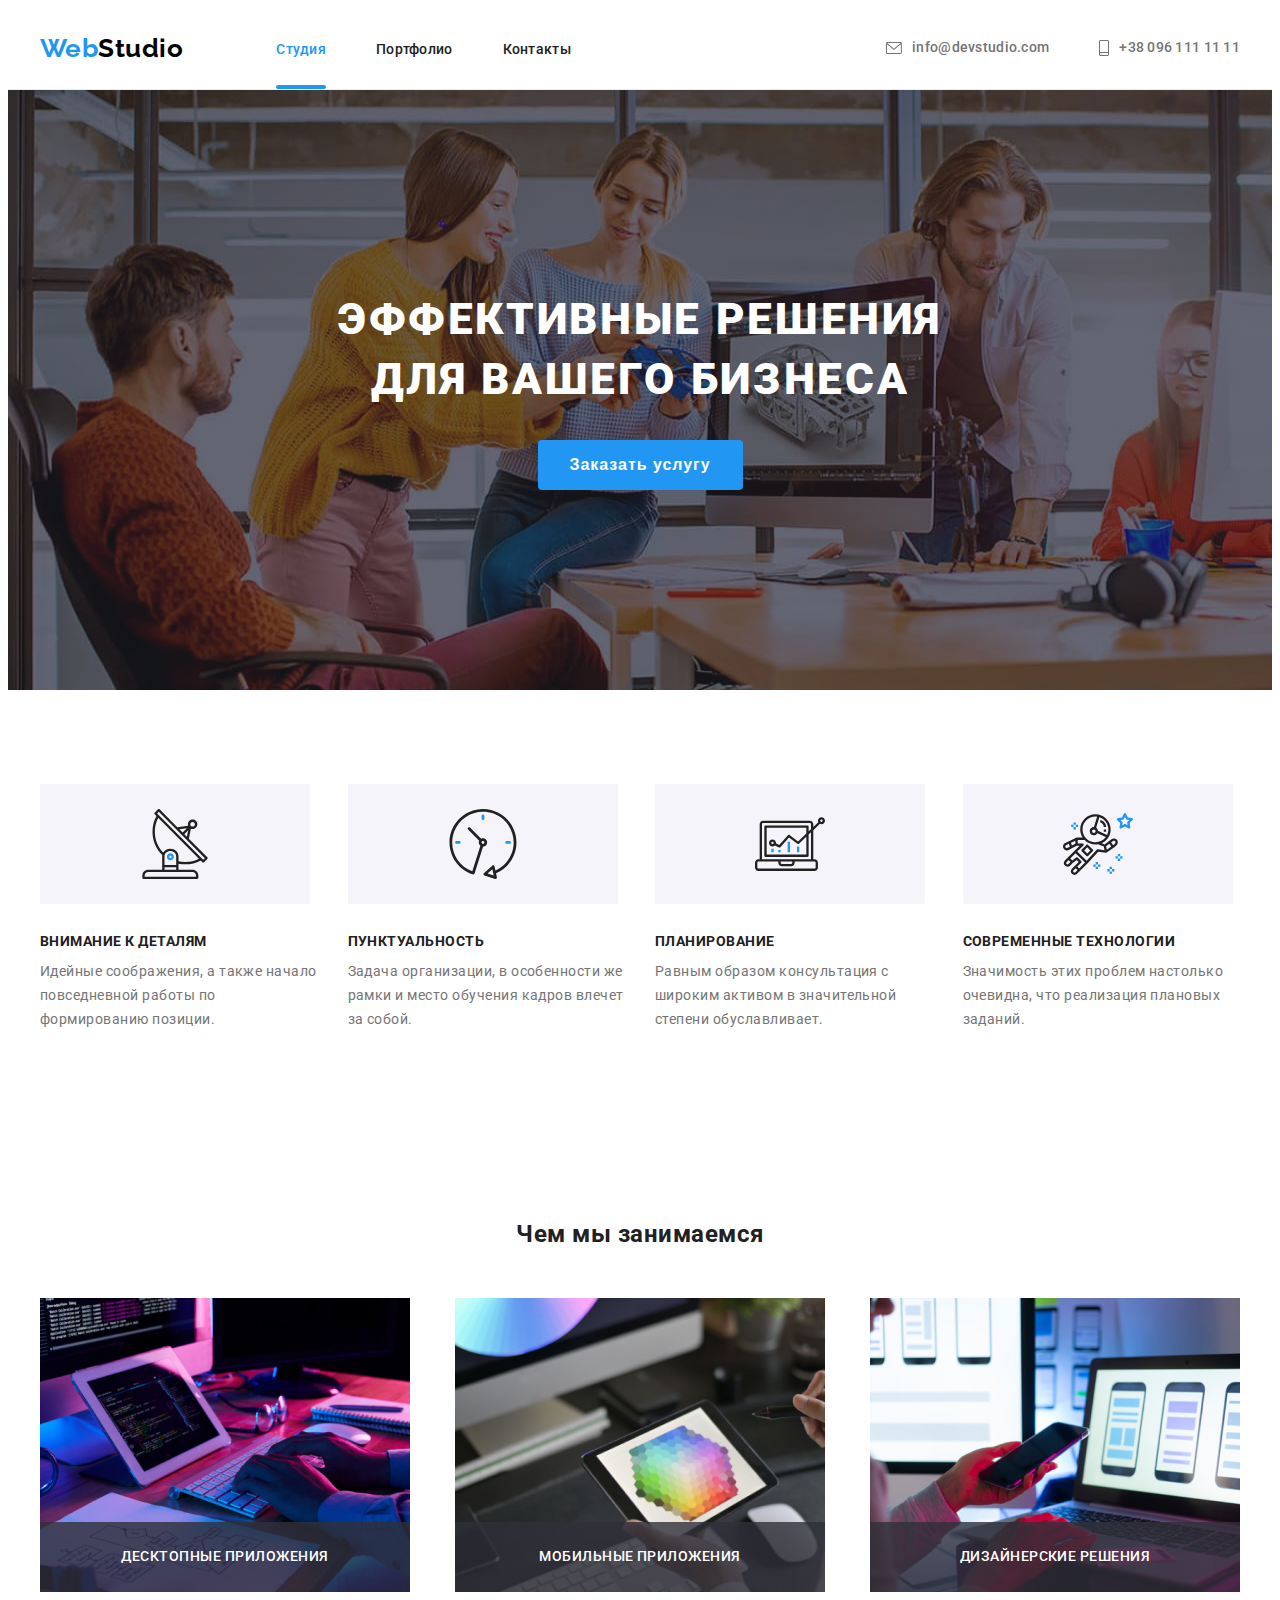
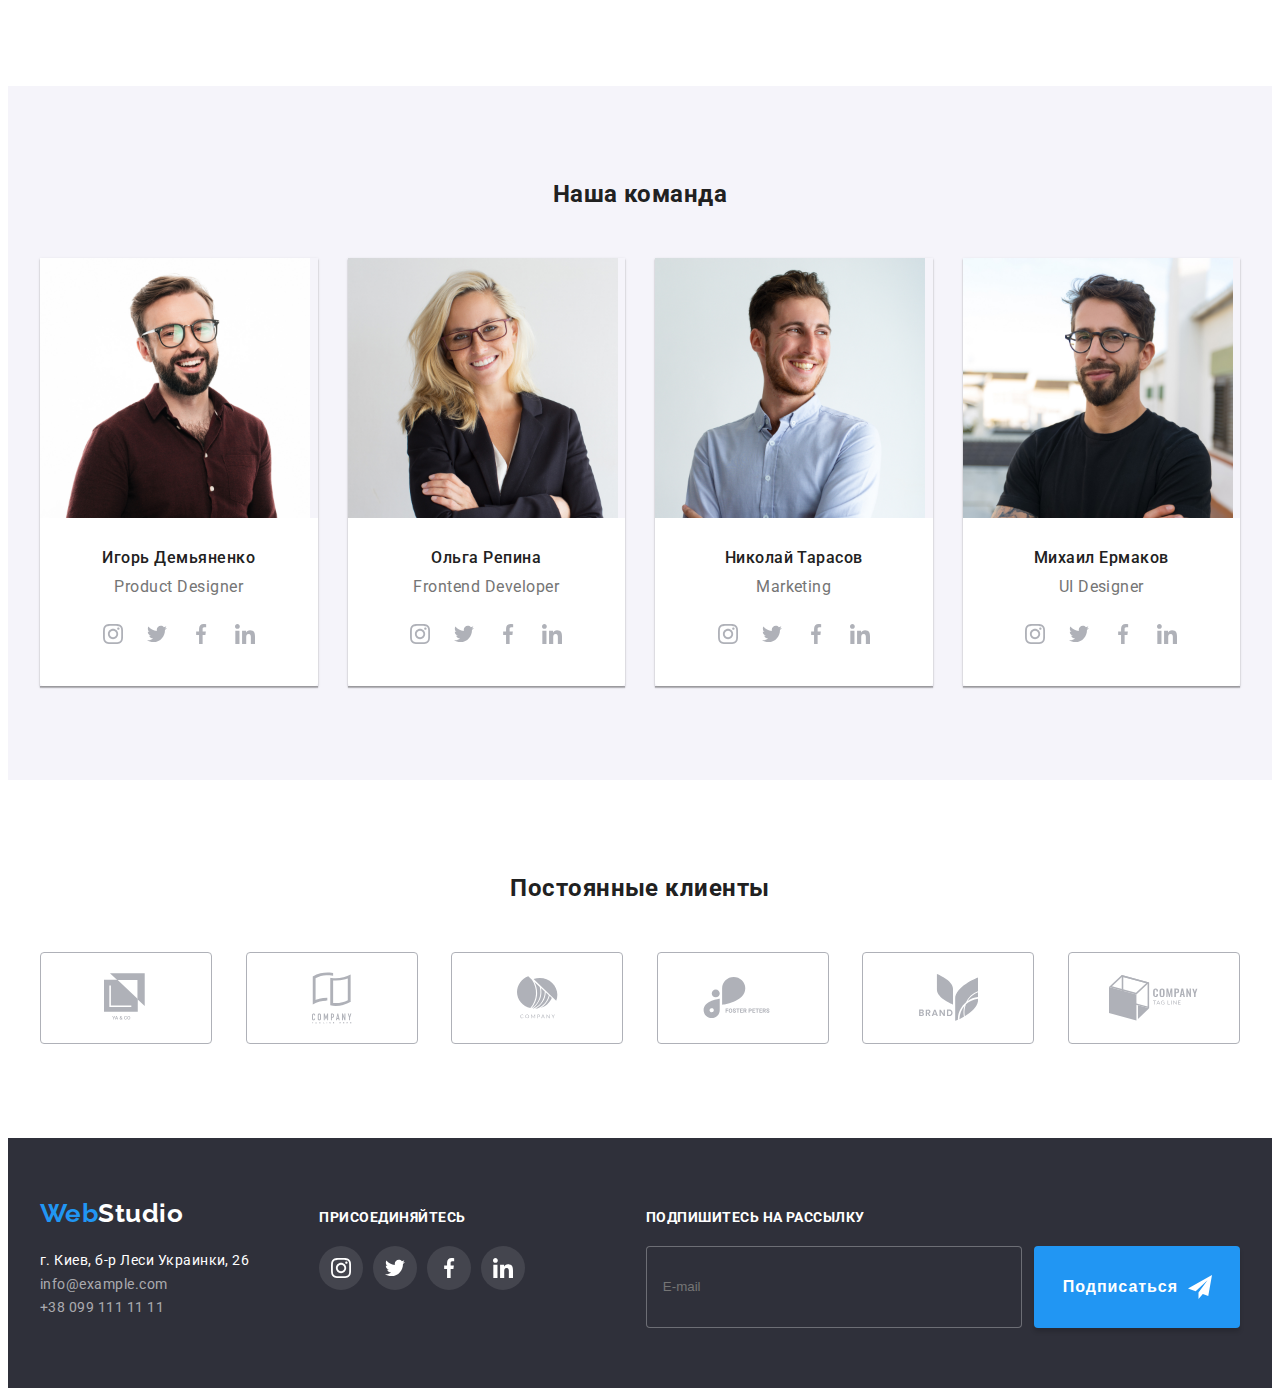
<file: index.html>
<!DOCTYPE html>
<html lang="ru">


<head>
    <meta charset="UTF-8">
    <meta name="viewport" content="width=device-width, initial-scale=1.0">
    <title>Главная</title>
    <link rel="stylesheet" href="https://cdnjs.cloudflare.com/ajax/libs/modern-normalize/1.0.0/modern-normalize.min.css"integrity="sha512-ISS7cAi1PEhQ8jnbJpJZMd29NlhNj4AWYyLOSp2CE/CsHxTCu+r+t0D2yoJudVrd0/8fTVPUVDzY5Tvli75u/g=="crossorigin="anonymous" />
    <link rel="preconnect" href="https://fonts.gstatic.com">
    <link href="https://fonts.googleapis.com/css2?family=Raleway:wght@700&family=Roboto:wght@400;500;700;900&display=swap"
        rel="stylesheet">
    <link rel="stylesheet" href="./css/styles.css" />
    <link rel="stylesheet" href="./css/main.min.css" />
</head>

<body>
  <header class="header">
    <div class="container">
        <nav class="navigation">
            <a class="logo primary link" href="./index.html" aria-label="логотип сайта" lang="en">
                <span class="logo-accent">Web</span>Studio
            </a>
            <ul class="site-nav list">
                <li class="site-nav-item">
                    <a class="link current" href="#">Студия</a>
                </li>
                <li class="site-nav-item">
                    <a class="link" href="./portfolio.html">Портфолио</a>
                </li>
                <li class="site-nav-item">
                    <a class="link" href="#">Контакты</a>
                </li>
            </ul>
        </nav>
        <address class="header-address">
            <ul class="address-nav list">
                <li class="address-nav-item">
                        <a class="address-nav-link link" href="mailto:info@devstudio.com">
                            <svg class="mail-logo" width="16" height="12">
                                <use href="./images/sprite.svg#envelope"></use>
                            </svg>
                            info@devstudio.com
                        </a>
                </li>
                <li class="address-nav-item">
                        <a class="address-nav-link link" href="tel:+380961111111">
                            <svg class="phone-logo" width="10" height="16">
                                <use href="./images/sprite.svg#smartphone"></use>
                            </svg>
                        +38 096 111 11 11</a>
                </li>
            </ul>
        </address>
    </div>
  </header>
  <main>

      <!-- HERO -->
    <section class="hero">
        <h1 class="hero-title">Эффективные решения<br> для вашего бизнеса</h1>
        <button class="button button-hero" type="button" data-modal-open>Заказать услугу</button>
    </section>

    
    <!-- ADVANTAGES -->
    <section class="section">
        <div class="container">
            <h2 class="visually-hidden">Преимущества работы со студией</h2>
            <ul class="advatnages list">
                <li class="advantages-item">
                    <div class="advantages-img">
                        <svg class="antenna" width="70" height="70">
                            <use href="./images/sprite.svg#antenna"></use>
                        </svg>
                    </div>
                    <h3 class="advantages-item-title">Внимание к деталям</h3>
                    <p class="section-text">Идейные соображения, а также начало повседневной работы по формированию позиции.</p>
                </li>
                <li class="advantages-item">
                    <div class="advantages-img">
                        <svg class="clock" width="70" height="70">
                            <use href="./images/sprite.svg#clock"></use>
                        </svg>
                    </div>
                    <h3 class="advantages-item-title">Пунктуальность</h3>
                    <p class="section-text">Задача организации, в особенности же рамки и место обучения кадров влечет за собой.</p>
                </li>
                <li class="advantages-item">
                    <div class="advantages-img">
                        <svg class="diagram" width="70" height="70">
                            <use href="./images/sprite.svg#diagram"></use>
                        </svg>
                    </div>
                    <h3 class="advantages-item-title">Планирование</h3>
                    <p class="section-text">Равным образом консультация с широким активом в значительной степени обуславливает.</p>
                </li>
                <li class="advantages-item">
                     <div class="advantages-img">
                        <svg class="astronaut" width="70" height="70">
                            <use href="./images/sprite.svg#astronaut"></use>
                        </svg>
                    </div>
                    <h3 class="advantages-item-title">Современные технологии</h3>
                    <p class="section-text">Значимость этих проблем настолько очевидна, что реализация плановых заданий.</p>
                </li>
            </ul>
        </div>
    </section>

    <!-- GALLERY -->
        <section class="section">
            <div class="container">
                <h2 class="section-title">Чем мы занимаемся</h2>
                <ul class="gallery list">
                    <li class="gallery-item">
                        <div class="gallery-item-content">
                            <img src="./images/gallery/gallery-img-1.png" alt="Разработка сайта" width="370" height="294">
                            <p class="gallery-item-text">Десктопные приложения</p>
                        </div>
                    </li>

                    <li class="gallery-item">
                        <div class="gallery-item-content">
                            <img src="./images/gallery/gallery-img-2.png" alt="Разработка макетов для мобильных устройств" width="370" height="294">
                            <p class="gallery-item-text">Мобильные приложения</p>
                        </div>
                    </li>

                    <li class="gallery-item">
                        <div class="gallery-item-content">
                            <img src="./images/gallery/gallery-img-3.png" alt="Выбор цвета на палитре" width="370" height="294">
                            <p class="gallery-item-text">Дизайнерские решения</p>
                        </div>
                    </li>
                </ul>
            </div> 
        </section>

    <!-- OUR TEAM -->
        <section class="team section">
            <div class="container">
                <h2 class="section-title">Наша команда</h2>
                <ul class="team-members list">
                    <li class="team-item">
                        <img class="team-img" src="./images/team/team-img-1.jpg" alt="Игорь Демьяненко улыбается" width="270" height="260">
                        <div class="team-item-info">
                            <h3 class="team-name">Игорь Демьяненко</h3>
                            <p class="section-text position" lang="en">Product Designer</p>
                            <ul class="social-list list">
                                <li class="social-list-item">
                                    <a class="social-list-link link" href="#">
                                        <svg class="social-link-icon" width="20" height="20">
                                            <use href="./images/sprite.svg#instagram"></use>
                                        </svg>
                                    </a>
                                </li>
                                <li class="social-list-item">
                                    <a class="social-list-link link" href="#">
                                        <svg class="social-link-icon" width="20" height="20">
                                            <use href="./images/sprite.svg#twitter"></use>
                                        </svg>
                                    </a>
                                </li>
                                <li class="social-list-item">
                                    <a class="social-list-link link" href="#">
                                        <svg class="social-link-icon" width="20" height="20">
                                            <use href="./images/sprite.svg#facebook"></use>
                                        </svg>
                                    </a>
                                </li>
                                <li class="social-list-item">
                                    <a class="social-list-link link" href="#">
                                        <svg class="social-link-icon" width="20" height="20">
                                            <use href="./images/sprite.svg#linkedin"></use>
                                        </svg>
                                    </a>
                                </li>
                            </ul>
                        </div>
                    </li>
                    <li class="team-item">
                        <img class="team-img" src="./images/team/team-img-2.jpg" alt="Ольга Репина улыбается" width="270" height="260">
                        <div class="team-item-info">
                            <h3 class="team-name">Ольга Репина</h3>
                            <p class="section-text position" lang="en">Frontend Developer</p>
                            <ul class="social-list list">
                                <li class="social-list-item">
                                    <a class="social-list-link link" href="#">
                                        <svg class="social-link-icon" width="20" height="20">
                                            <use href="./images/sprite.svg#instagram"></use>
                                        </svg>
                                    </a>
                                </li>
                                <li class="social-list-item">
                                    <a class="social-list-link link" href="#">
                                        <svg class="social-link-icon" width="20" height="20">
                                            <use href="./images/sprite.svg#twitter"></use>
                                        </svg>
                                    </a>
                                </li>
                                <li class="social-list-item">
                                    <a class="social-list-link link" href="#">
                                        <svg class="social-link-icon" width="20" height="20">
                                            <use href="./images/sprite.svg#facebook"></use>
                                        </svg>
                                    </a>
                                </li>
                                <li class="social-list-item">
                                    <a class="social-list-link link" href="#">
                                        <svg class="social-link-icon" width="20" height="20">
                                            <use href="./images/sprite.svg#linkedin"></use>
                                        </svg>
                                    </a>
                                </li>
                            </ul>
                        </div>
                    </li>
                    <li class="team-item">
                        <img class="team-img" src="./images/team/team-img-3.jpg" alt="Николай Тарасов улыбается" width="270" height="260">
                        <div class="team-item-info">
                            <h3 class="team-name">Николай Тарасов</h3>
                            <p class="section-text position" lang="en">Marketing</p>
                            <ul class="social-list list">
                                <li class="social-list-item">
                                    <a class="social-list-link link" href="#">
                                        <svg class="social-link-icon" width="20" height="20">
                                            <use href="./images/sprite.svg#instagram"></use>
                                        </svg>
                                    </a>
                                </li>
                                <li class="social-list-item">
                                    <a class="social-list-link link" href="#">
                                        <svg class="social-link-icon" width="20" height="20">
                                            <use href="./images/sprite.svg#twitter"></use>
                                        </svg>
                                    </a>
                                </li>
                                <li class="social-list-item">
                                    <a class="social-list-link link" href="#">
                                        <svg class="social-link-icon" width="20" height="20">
                                            <use href="./images/sprite.svg#facebook"></use>
                                        </svg>
                                    </a>
                                </li>
                                <li class="social-list-item">
                                    <a class="social-list-link link" href="#">
                                        <svg class="social-link-icon" width="20" height="20">
                                            <use href="./images/sprite.svg#linkedin"></use>
                                        </svg>
                                    </a>
                                </li>
                            </ul>
                        </div>
                    </li>
                    <li class="team-item">
                        <img class="team-img" src="./images/team/team-img-4.jpg" alt="Михаил Ермаков улыбается" width="270" height="260">
                        <div class="team-item-info">
                            <h3 class="team-name">Михаил Ермаков</h3>
                            <p class="section-text position" lang="en">UI Designer</p>
                            <ul class="social-list list">
                                <li class="social-list-item">
                                    <a class="social-list-link link" href="#">
                                        <svg class="social-link-icon" width="20" height="20">
                                            <use href="./images/sprite.svg#instagram"></use>
                                        </svg>
                                    </a>
                                </li>
                                <li class="social-list-item">
                                    <a class="social-list-link link" href="#">
                                        <svg class="social-link-icon" width="20" height="20">
                                            <use href="./images/sprite.svg#twitter"></use>
                                        </svg>
                                    </a>
                                </li>
                                <li class="social-list-item">
                                    <a class="social-list-link link" href="#">
                                        <svg class="social-link-icon" width="20" height="20">
                                            <use href="./images/sprite.svg#facebook"></use>
                                        </svg>
                                    </a>
                                </li>
                                <li class="social-list-item">
                                    <a class="social-list-link link" href="#">
                                        <svg class="social-link-icon" width="20" height="20">
                                            <use href="./images/sprite.svg#linkedin"></use>
                                        </svg>
                                    </a>
                                </li>
                            </ul>
                        </div>
                    </li>
                </ul>
            </div>
        </section>
    <section class="clients section">
        <div class="container">
            <h2 class="section-title">Постоянные клиенты</h2>
            <ul class="clients-list list">
                <li class="clients-list-item">
                    <a class="clients-list-link" href="#">
                        <svg class="client-logo" width="45" height="50">
                            <use href="./images/sprite.svg#logo-1"></use>
                        </svg>
                    </a>
                </li>
                <li class="clients-list-item">
                    <a class="clients-list-link" href="#">
                        <svg class="client-logo" width="40" height="52">
                            <use href="./images/sprite.svg#logo-2"></use>
                        </svg>
                    </a>
                </li>
                <li class="clients-list-item">
                    <a class="clients-list-link" href="#">
                        <svg class="client-logo" width="41" height="43">
                            <use href="./images/sprite.svg#logo-3"></use>
                        </svg>
                    </a>
                </li>
                <li class="clients-list-item">
                    <a class="clients-list-link" href="#">
                        <svg class="client-logo" width="80" height="42">
                            <use href="./images/sprite.svg#logo-4"></use>
                        </svg>
                    </a>
                </li>
                <li class="clients-list-item">
                    <a class="clients-list-link" href="#">
                        <svg class="client-logo" width="59" height="47">
                            <use href="./images/sprite.svg#logo-5"></use>
                        </svg>
                    </a>
                </li>
                <li class="clients-list-item">
                    <a class="clients-list-link" href="#">
                        <svg class="client-logo" width="89" height="46">
                            <use href="./images/sprite.svg#logo-6"></use>
                        </svg>
                    </a>
                </li>
            </ul>
        </div>
    </section>
  </main>
  <footer class="contacts">

      <!-- CONTACT INFORMATION -->
    <div class="container">
        <div class="footer-content">
            <div class="logo-address">
                <h2 class="visually-hidden">Контакты</h2>
                <a class="logo secondary link" href="./index.html" aria-label="логотип сайта" lang="en"><span class="logo-accent">Web</span>Studio</a>
                <address>
                    <ul class="footer-address list">
                        <li class="footer-address-item">
                            <!-- Сменил "проспект" на "бульвар", т.к. проспекта Леси Украинки в Киеве нет -->
                            <a class="contacts-map link" href="https://goo.gl/maps/AZEBeKzeeW1Fva8DA" target="_blank"
                                rel="noopener noreferrer">г. Киев, б-р Леси Украинки, 26</a>
                        </li>
                        <li class="footer-address-item">
                            <a class="link email" href="mailto:info@example.com">info@example.com</a>
                        </li>
                        <li class="footer-address-item">
                            <a class="link phone" href="tel:+380991111111">+38 099 111 11 11</a>
                        </li>
                    </ul>
                </address>
            </div>
            <div class="join">
                <p class="footer-title">Присоединяйтесь</p>
                <ul class="social-networks list">
                    <li class="social-networks-item">
                        <a class="social-networks-link" href="#">
                            <svg class="social-networks-icon" width="20" height="20">
                                <use href="./images/sprite.svg#instagram"></use>
                            </svg>
                        </a>
                    </li>
                    <li class="social-networks-item">
                        <a class="social-networks-link" href="#">
                            <svg class="social-networks-icon" width="20" height="20">
                                <use href="./images/sprite.svg#twitter"></use>
                            </svg>
                        </a>
                    </li>
                    <li class="social-networks-item">
                        <a class="social-networks-link" href="#">
                            <svg class="social-networks-icon" width="20" height="20">
                                <use href="./images/sprite.svg#facebook"></use>
                            </svg>
                        </a>
                    </li>
                    <li class="social-networks-item">
                        <a class="social-networks-link" href="#">
                            <svg class="social-networks-icon" width="20" height="20">
                                <use href="./images/sprite.svg#linkedin"></use>
                            </svg>
                        </a>
                    </li>
                </ul>
            </div>
            <div class="footer-form-wrapper">
                <p class="footer-title">Подпишитесь на рассылку</p>
                <form class="footer-form">
                    <input class="footer-form-input" type="email" name="user-email" placeholder="E-mail" />
                    <button class="footer-form-button button" type="submit">
                        Подписаться
                        <svg class="footer-form-icon" width="24" height="24">
                            <use href="./images/sprite.svg#icon-send"></use>
                        </svg>
                    </button>
                </form>
            </div>
        </div>
    </div>
  </footer>
  <div class="overlay is-hidden" data-modal>
      <div class="modal">
          <button type="button" class="close-button" data-modal-close>
              <svg class="close-button-icon" width="18" heigth="18">
                  <use href="./images/sprite.svg#close-button"></use>
              </svg>
          </button>
          <p class="modal-form-title">Оставьте свои данные, мы вам перезвоним</p>
          <form class="modal-form" action="#">
            <label class="modal-form-field">
                Имя
                <span class="modal-input-wrapper">
                    <input class="modal-form-input" type="text" name="user-name" />
                    <svg class="modal-form-icon" width="18" heigth="18">
                        <use href="./images/sprite.svg#form-person"></use>
                    </svg>
                </span>
            </label>
            <label class="modal-form-field">
                Телефон
                <span class="modal-input-wrapper">
                    <input class="modal-form-input" type="tel" name="user-phone" />
                    <svg class="modal-form-icon" width="18" heigth="18">
                        <use href="./images/sprite.svg#form-phone"></use>
                    </svg>
                </span>
            </label>
            <label class="modal-form-field">
                Почта
                <span class="modal-input-wrapper">
                    <input class="modal-form-input" type="email" name="user-email" />
                    <svg class="modal-form-icon" width="18" heigth="18">
                        <use href="./images/sprite.svg#form-email"></use>
                    </svg>
                </span>
            </label>
            <label class="modal-form-field">
                Комментарий
                <textarea class="modal-form-message" name="user-message" placeholder="Введите текст"></textarea>
            </label>
            <input id="user-policy" class="modal-form-checkbox visually-hidden" type="checkbox" />
            <label for="user-policy" class="modal-form-policy-text" >
                Соглашаюсь с рассылкой и принимаю&nbsp;<a href="#">Условия договора</a>
            </label>
            <button type="submit" class="modal-form-button button">Отправить</button>
          </form>
      </div>
  </div>


  <script src="./js/modal.js"></script>


</body>
</html>
</file>
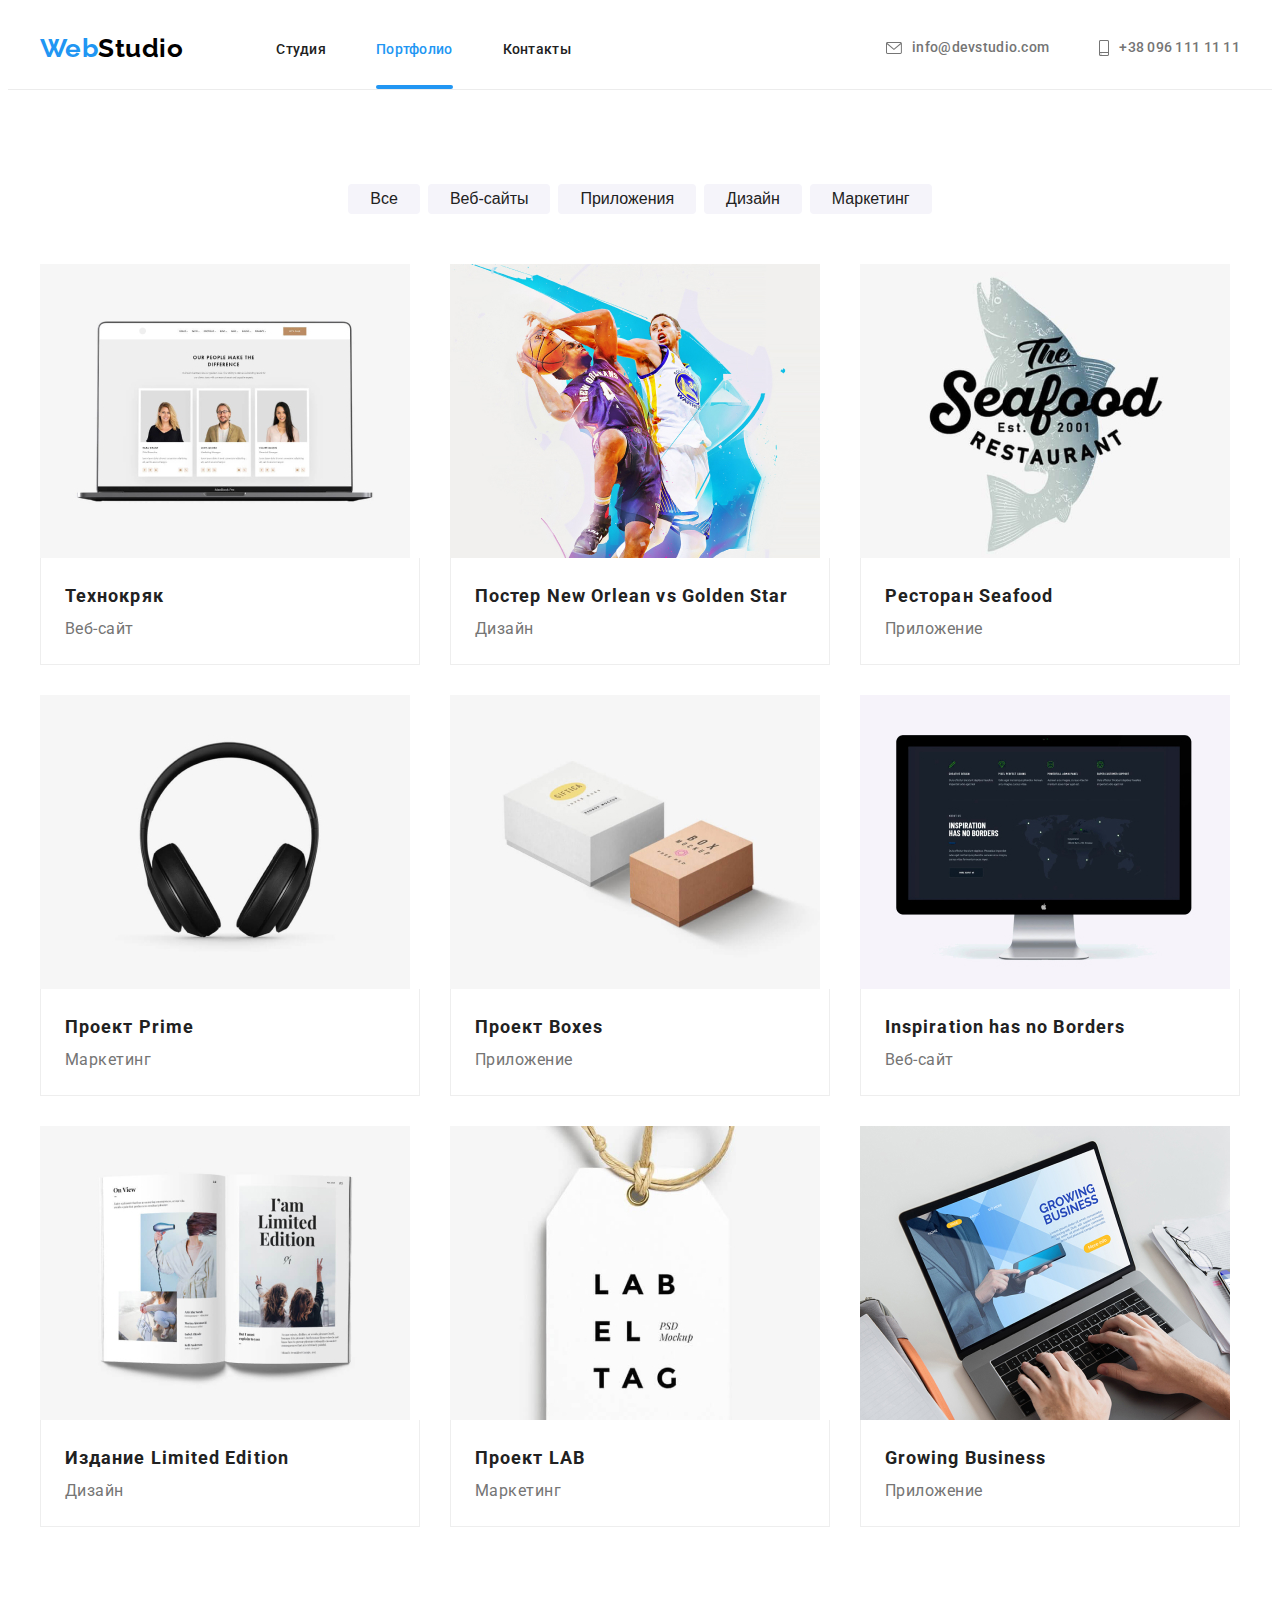
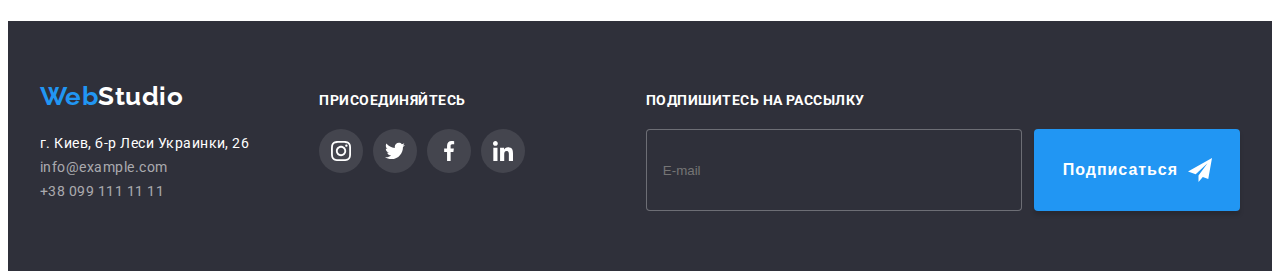
<file: portfolio.html>
<!DOCTYPE html>
<html lang="ru">


<head>
    <meta charset="UTF-8">
    <meta name="viewport" content="width=device-width, initial-scale=1.0">
    <title>Портфолио</title>
    <link rel="stylesheet" href="https://cdnjs.cloudflare.com/ajax/libs/modern-normalize/1.0.0/modern-normalize.min.css"integrity="sha512-ISS7cAi1PEhQ8jnbJpJZMd29NlhNj4AWYyLOSp2CE/CsHxTCu+r+t0D2yoJudVrd0/8fTVPUVDzY5Tvli75u/g=="crossorigin="anonymous" />
    <link rel="preconnect" href="https://fonts.gstatic.com">
    <link href="https://fonts.googleapis.com/css2?family=Raleway:wght@700&family=Roboto:wght@400;500;700&display=swap"
        rel="stylesheet">
    <link rel="stylesheet" href="./css/styles.css" />
    <link rel="stylesheet" href="./css/portfolio.min.css" />
</head>

<body>
    <header class="header">
        <div class="container">
            <nav class="navigation">
                <a class="logo primary link" href="./index.html" aria-label="логотип сайта" lang="en">
                    <span class="logo-accent">Web</span>Studio
                </a>
                <ul class="site-nav list">
                    <li class="site-nav-item">
                        <a class="link" href="./index.html">Студия</a>
                    </li>
                    <li class="site-nav-item">
                        <a class="link current" href="./portfolio.html">Портфолио</a>
                    </li>
                    <li class="site-nav-item">
                        <a class="link" href="#">Контакты</a>
                    </li>
                </ul>
            </nav>
            <address class="header-address">
                <ul class="address-nav list">
                    <li class="address-nav-item">
                        <a class="address-nav-link link" href="mailto:info@devstudio.com">
                            <svg class="mail-logo" width="16" height="12">
                                <use href="./images/sprite.svg#envelope"></use>
                            </svg>
                            info@devstudio.com
                        </a>
                    </li>
                    <li class="address-nav-item">
                        <a class="address-nav-link link" href="tel:+380961111111">
                            <svg class="phone-logo" width="10" height="16">
                                <use href="./images/sprite.svg#smartphone"></use>
                            </svg>
                            +38 096 111 11 11</a>
                    </li>
                </ul>
            </address>
        </div>
    </header>
    <main>

        <!-- WORKS -->
        <section class="works section">
            <div class="container">
                <h1 class="visually-hidden">Наши работы</h1>
                <ul class="categories list">
                    <li class="categories-item"><button class="category-button" type="button">Все</button></li>
                    <li class="categories-item"><button class="category-button" type="button">Веб-сайты</button></li>
                    <li class="categories-item"><button class="category-button" type="button">Приложения</button></li>
                    <li class="categories-item"><button class="category-button" type="button">Дизайн</button></li>
                    <li class="categories-item"><button class="category-button" type="button">Маркетинг</button></li>
                </ul>
                <ul class="projects list">
                    <li class="projects-item">
                        <a class="projects-item-link link" href="#">
                            <div class="project-thumb">
                                <img src="./images/portfolio/portfolio-img-1.jpg" alt="Вебсайт Технокряк" width="370" height="294">
                                <div class="project-overlay">
                                    <p>Технокряк это современная площадка распространения коронавируса. Компании используют эту платформу для цифрового
                                    шпионажа и атак на защищённые сервера конкурентов.</p>
                                </div>
                            </div>
                            <div class="card-content">
                                <h2 class="projects-title">Технокряк</h2>
                                <p class="projects-text">Веб-сайт</p>
                            </div>
                        </a>
                    </li>
                    <li class="projects-item">
                        <a class="projects-item-link link" href="#">
                            <div class="project-thumb">
                                <img src="./images/portfolio/portfolio-img-2.jpg" alt="Дизайн постера" width="370" height="294">
                                <div class="project-overlay">
                                    <p>Технокряк это современная площадка распространения коронавируса. Компании используют эту платформу для цифрового
                                        шпионажа и атак на защищённые сервера конкурентов.</p>
                                </div>
                            </div>
                            <div class="card-content">
                                <h2 class="projects-title">Постер New Orlean vs Golden Star</h2>
                                <p class="projects-text">Дизайн</p>
                            </div>
                        </a>
                    </li>
                    <li class="projects-item">
                        <a class="projects-item-link link" href="#">
                            <div class="project-thumb">
                                <img src="./images/portfolio/portfolio-img-3.jpg" alt="Приложение для ресторана" width="370" height="294">
                                <div class="project-overlay">
                                    <p>Технокряк это современная площадка распространения коронавируса. Компании используют эту платформу для цифрового
                                        шпионажа и атак на защищённые сервера конкурентов.</p>
                                </div>
                            </div>
                            <div class="card-content">
                                <h2 class="projects-title">Ресторан Seafood</h2>
                                <p class="projects-text">Приложение</p>
                            </div>
                        </a>
                    </li>
                    <li class="projects-item">
                        <a class="projects-item-link link" href="#">
                            <div class="project-thumb">
                                <img src="./images/portfolio/portfolio-img-4.jpg" alt="Маркетинг проект Prime" width="370" height="294">
                                <div class="project-overlay">
                                    <p>Технокряк это современная площадка распространения коронавируса. Компании используют эту платформу для цифрового
                                        шпионажа и атак на защищённые сервера конкурентов.</p>
                                </div>
                            </div>
                            <div class="card-content">
                                <h2 class="projects-title">Проект Prime</h2>
                                <p class="projects-text">Маркетинг</p>
                            </div>
                        </a>
                    </li>
                    <li class="projects-item">
                        <a class="projects-item-link link" href="">
                            <div class="project-thumb">
                                <img src="./images/portfolio/portfolio-img-5.jpg" alt="Приложение для проекта Boxes" width="370" height="294">
                                <div class="project-overlay">
                                    <p>Технокряк это современная площадка распространения коронавируса. Компании используют эту платформу для цифрового
                                        шпионажа и атак на защищённые сервера конкурентов.</p>
                                </div>
                            </div>
                            <div class="card-content">
                                <h2 class="projects-title link">Проект Boxes</h2>
                                <p class="projects-text">Приложение</p>
                            </div>
                        </a>
                    </li>
                    <li class="projects-item">
                        <a class="projects-item-link link" href="#">
                            <div class="project-thumb">
                                <img src="./images/portfolio/portfolio-img-6.jpg" alt="Вебсайт Inspiration has no Borders" width="370" height="294">
                                <div class="project-overlay">
                                    <p>Технокряк это современная площадка распространения коронавируса. Компании используют эту платформу для цифрового
                                        шпионажа и атак на защищённые сервера конкурентов.</p>
                                </div>
                            </div>
                            <div class="card-content">
                                <h2 class="projects-title">Inspiration has no Borders</h2>
                                <p class="projects-text">Веб-сайт</p>
                            </div>
                        </a>
                    </li>
                    <li class="projects-item">
                        <a class="projects-item-link link" href="#">
                            <div class="project-thumb">
                                <img src="./images/portfolio/portfolio-img-7.jpg" alt="Дизайн для издания Limited Edition" width="370" height="294">
                                <div class="project-overlay">
                                    <p>Технокряк это современная площадка распространения коронавируса. Компании используют эту платформу для цифрового
                                        шпионажа и атак на защищённые сервера конкурентов.</p>
                                </div>
                            </div>
                            <div class="card-content">
                                <h2 class="projects-title">Издание Limited Edition</h2>
                                <p class="projects-text">Дизайн</p>
                            </div>
                        </a>
                    </li>
                    <li class="projects-item">
                        <a class="projects-item-link link" href="#">
                            <div class="project-thumb">
                                <img src="./images/portfolio/portfolio-img-8.jpg" alt="Маркетинг для Проекта LAB " width="370" height="294">
                                <div class="project-overlay">
                                    <p>Технокряк это современная площадка распространения коронавируса. Компании используют эту платформу для цифрового
                                        шпионажа и атак на защищённые сервера конкурентов.</p>
                                </div>
                            </div>
                            <div class="card-content">
                                <h2 class="projects-title">Проект LAB</h2>
                                <p class="projects-text">Маркетинг</p>
                            </div>
                        </a>
                    </li>
                    <li class="projects-item">
                        <a class="projects-item-link link" href="#">
                            <div class="project-thumb">
                                <img src="./images/portfolio/portfolio-img-9.jpg" alt="Приложение для Growing Business" width="370" height="294">
                                <div class="project-overlay">
                                    <p>Технокряк это современная площадка распространения коронавируса. Компании используют эту платформу для цифрового
                                        шпионажа и атак на защищённые сервера конкурентов.</p>
                                </div>
                            </div>
                            <div class="card-content">
                                <h2 class="projects-title">Growing Business</h2>
                                <p class="projects-text">Приложение</p>
                            </div>
                        </a>
                    </li>
                </ul>
            </div>
        </section>
    </main>
    <footer class="contacts"> 
    
        <!-- CONTACT INFORMATION -->
        <div class="container">
            <div class="footer-content">
                <div class="logo-address">
                    <h2 class="visually-hidden">Контакты</h2>
                    <a class="logo secondary link" href="./index.html" aria-label="логотип сайта" lang="en"><span
                            class="logo-accent">Web</span>Studio</a>
                    <address>
                        <ul class="footer-address list">
                            <li class="footer-address-item">
                                <!-- Сменил "проспект" на "бульвар", т.к. проспекта Леси Украинки в Киеве нет -->
                                <a class="contacts-map link" href="https://goo.gl/maps/AZEBeKzeeW1Fva8DA" target="_blank"
                                    rel="noopener noreferrer">г. Киев, б-р Леси Украинки, 26</a>
                            </li>
                            <li class="footer-address-item">
                                <a class="link email" href="mailto:info@example.com">info@example.com</a>
                            </li>
                            <li class="footer-address-item">
                                <a class="link phone" href="tel:+380991111111">+38 099 111 11 11</a>
                            </li>
                        </ul>
                    </address>
                </div>
                <div class="join">
                    <p class="footer-title">Присоединяйтесь</p>
                    <ul class="social-networks list">
                        <li class="social-networks-item">
                            <a class="social-networks-link" href="#">
                                <svg class="social-networks-icon" width="20" height="20">
                                    <use href="./images/sprite.svg#instagram"></use>
                                </svg>
                            </a>
                        </li>
                        <li class="social-networks-item">
                            <a class="social-networks-link" href="#">
                                <svg class="social-networks-icon" width="20" height="20">
                                    <use href="./images/sprite.svg#twitter"></use>
                                </svg>
                            </a>
                        </li>
                        <li class="social-networks-item">
                            <a class="social-networks-link" href="#">
                                <svg class="social-networks-icon" width="20" height="20">
                                    <use href="./images/sprite.svg#facebook"></use>
                                </svg>
                            </a>
                        </li>
                        <li class="social-networks-item">
                            <a class="social-networks-link" href="#">
                                <svg class="social-networks-icon" width="20" height="20">
                                    <use href="./images/sprite.svg#linkedin"></use>
                                </svg>
                            </a>
                        </li>
                    </ul>
                </div>
                <div class="footer-form-wrapper">
                    <p class="footer-title">Подпишитесь на рассылку</p>
                    <form class="footer-form">
                        <input class="footer-form-input" type="email" name="user-email" placeholder="E-mail" />
                        <button class="footer-form-button button" type="submit">
                            Подписаться
                            <svg class="footer-form-icon" width="24" height="24">
                                <use href="./images/sprite.svg#icon-send"></use>
                            </svg>
                        </button>
                    </form>
                </div>
            </div>
        </div>
    </footer>
  </body>
</html>
</file>
<file: css/styles.css>
:root {
  --primary-text-color: #212121;
  --secondary-text-color: #757575;
  --accent-color: #2196f3;
  --primary-white-color: #ffffff;
  --logo-header-color: #000000;
  --logo-footer-color: rgba(255, 255, 255, 0.6);
  --header-border-color: #ececec;
  --background-color: #2f303a;
  --secondary-background-color: #f5f4fa;
  --social-link-icon-color: #afb1b8;
  --overlay-background-color: rgba(0, 0, 0, 0.2);
}

/* Header */

/* Logo */

/* Site nav */

/* Address nav */

/* Hero */

/* Button */

/* Advantages */

/* Gallery */

/* Our Team */

/* Clients */

/* Footer content */

/* Logo footer */

/* Contacts list */

/* Join */

/* Footer Form */

/* Modal */

/**** Portfolio page ****/

/* Category button */

/* Projects */
</file>
<file: css/main.min.css>
.visually-hidden{position:absolute;width:1px;height:1px;margin:-1px;border:0;padding:0;white-space:nowrap;clip-path:inset(100%);clip:rect(0 0 0 0);overflow:hidden}body{background-color:#fff;color:#212121;font-family:Roboto, sans-serif;letter-spacing:0.03em}address{font-style:normal}h1,h2,h3,h4,h5,h6{margin:0}ul,ol{margin:0;padding:0}p{margin:0}img{display:block}.link{text-decoration:none}.list{list-style:none}.container{width:1200px;margin:0 auto;padding:0 15px}.section{padding:94px 0}.section-title{text-align:center;margin-bottom:50px}.section-text{color:#757575}.button{background-color:#2196f3;color:#fff;font-size:16px;line-height:1.87;letter-spacing:0.06em;border-radius:4px;border-width:0px;cursor:pointer}.button-hero{font-weight:700;padding:10px 32px}.modal-form-button{font-weight:500;box-shadow:0px 4px 4px rgba(0,0,0,0.15);padding:10px 55px;align-self:center}.footer-form-button{display:flex;align-items:center;text-align:center;box-shadow:0px 4px 4px rgba(0,0,0,0.15);padding:10px 28px 10px 29px;font-weight:700}.social-list{display:flex;justify-content:center}.social-list-link{color:#afb1b8;display:flex;width:44px;height:44px;border-radius:50%;justify-content:center;align-items:center;transition:color 250ms cubic-bezier(0.4, 0, 0.2, 1)}.social-list-link:hover,.social-list-link:focus{color:#fff;background-color:#2196f3}.social-link-icon{fill:currentColor}.logo{font-family:Raleway, sans-serif;font-weight:700;font-size:26px;line-height:1.19}.header .logo{margin-right:93px}.logo-accent{color:#2196f3}.logo.primary{color:#000}.site-nav{display:flex;align-items:center}.site-nav .link{color:#212121;font-weight:500;font-size:14px;line-height:1.14;letter-spacing:0.02em;padding:32px 0px;transition:color 250ms cubic-bezier(0.4, 0, 0.2, 1)}.site-nav .link:hover,.site-nav .link:focus{color:#2196f3}.site-nav .current{position:relative}.current::before{content:'';position:absolute;bottom:0;left:0;width:100%;height:4px;background-color:#2196f3;border-radius:2px}.site-nav .link.current{color:#2196f3}.site-nav-item:not(:last-child){margin-right:50px}.header-address{margin-left:auto}.address-nav{display:flex}.address-nav-link{color:#757575;display:flex;align-items:center;font-weight:500;font-size:14px;line-height:1.14;letter-spacing:0.02em;transition:color 250ms cubic-bezier(0.4, 0, 0.2, 1)}.address-nav-link:hover,.address-nav-link:focus{color:#2196f3}.mail-logo,.phone-logo{fill:currentColor;margin-right:10px}.address-nav-item:not(:last-child){margin-right:50px}.contacts{background-color:#2f303a;padding:60px 0}.footer-address{font-size:14px;line-height:1.71}.footer-address-item :not(:last-child){margin-bottom:9px}.footer-address .contacts-map{color:#fff}.footer-address .email,.footer-address .phone{color:rgba(255,255,255,0.6)}.social-networks{display:flex}.social-networks-item{display:flex}.social-networks-item:not(:last-child){margin-right:10px}.social-networks-link{display:flex;color:#fff;background-color:rgba(255,255,255,0.1);justify-content:center;align-items:center;border-radius:50%;height:44px;width:44px;transition:background-color 250ms cubic-bezier(0.4, 0, 0.2, 1)}.social-networks-link:hover,.social-networks-link:focus{background-color:#2196f3}.social-networks-icon{fill:currentColor}.header .container{display:flex;align-items:center}.header{padding:25px 0;border-bottom:1px solid #ececec}.navigation{display:flex;align-items:center}.hero{background-color:#2f303a;background-image:linear-gradient(rgba(47,48,58,0.4), rgba(47,48,58,0.4)),url(../images/hero/hero-background.jpg);background-size:cover;background-repeat:no-repeat;text-align:center;max-width:1600px;padding:200px 0px;margin-left:auto;margin-right:auto}.hero-title{color:#fff;font-weight:900;font-size:44px;line-height:1.36;letter-spacing:0.06em;text-transform:uppercase;min-height:120px;margin-bottom:30px}.advatnages{display:flex;margin-left:-30px}.advantages-item{margin-left:30px;flex-basis:calc(100% / 4 - 30px)}.advantages-item .section-text{font-size:14px;line-height:1.71}.advantages-item-title{font-weight:bold;font-size:14px;line-height:1.14;text-transform:uppercase;margin-bottom:10px}.advantages-img{background-color:#f5f4fa;display:flex;align-items:center;justify-content:center;margin-bottom:30px;width:270px;height:120px}.gallery{display:flex;justify-content:space-between}.gallery-item-content{position:relative;text-align:center}.gallery-item-text{position:absolute;bottom:0;left:0;padding-top:27px;padding-bottom:27px;width:100%;background-color:rgba(47,48,58,0.8);color:#fff;font-weight:500;font-size:14px;line-height:1.14;text-transform:uppercase}.team{background-color:#f5f4fa}.team-members{display:flex;margin-left:-30px}.team-item{margin-left:30px;flex-basis:calc(100% / 4 - 30px);box-shadow:0px 1px 3px rgba(0,0,0,0.12),0px 1px 1px rgba(0,0,0,0.14),0px 2px 1px rgba(0,0,0,0.2)}.team-item-info{background-color:#fff;border-radius:0px 0px 4px 4px;padding:30px 32px;text-align:center}.team-name{font-size:16px;font-weight:500;line-height:1.19;margin-bottom:10px}.section-text.position{line-height:1.19;margin-bottom:16px}.clients-list{display:flex;justify-content:space-between}.clients-list-link{color:#afb1b8;display:flex;justify-content:center;align-items:center;border:1px solid #afb1b8;border-radius:4px;width:170px;height:90px;transition:color 250ms cubic-bezier(0.4, 0, 0.2, 1)}.clients-list-link:hover,.clients-list-link:focus{color:#2196f3;border-color:#2196f3}.client-logo{fill:currentColor}.footer-content{display:flex;align-items:baseline}.logo-address{margin-right:70px}.footer-title{color:#fff;font-weight:700;font-size:14px;line-height:1.14;text-transform:uppercase;margin-bottom:20px}.overlay{position:fixed;left:0;top:0;width:100vw;height:100vh;background-color:rgba(0,0,0,0.2);transition:all 500ms cubic-bezier(0.4, 0, 0.2, 1)}.overlay.is-hidden{transition:all 500ms cubic-bezier(0.4, 0, 0.2, 1) 500ms}.modal{position:absolute;top:50%;left:50%;width:528px;min-height:581px;padding:40px;transform:translate(-50%, -50%) scale(1);background-color:#fff;box-shadow:0px 1px 3px rgba(0,0,0,0.12),0px 1px 1px rgba(0,0,0,0.14),0px 2px 1px rgba(0,0,0,0.2);border-radius:4px;transition:transform 500ms cubic-bezier(0.4, 0, 0.2, 1) 500ms}.overlay.is-hidden .modal{transform:translate(-50%, -50%) scale(0);transition:transform 500ms cubic-bezier(0.4, 0, 0.2, 1) 0ms}.close-button{position:absolute;top:8px;right:8px;width:30px;height:30px;display:flex;justify-content:center;align-items:center;border:1px solid rgba(0,0,0,0.1);border-radius:50%;background-color:#fff;cursor:pointer}.close-button-icon{max-height:100%}.is-hidden{opacity:0;visibility:hidden;pointer-events:none}.modal-form{display:flex;flex-direction:column}.modal-form-title{font-weight:700;font-size:20px;line-height:1.15;letter-spacing:0.03em;color:#212121;margin-bottom:12px}.modal-form-field{margin-bottom:10px;font-size:12px;line-height:1.17;letter-spacing:0.01em;color:#757575}.modal-form-field:nth-last-child(4){margin-bottom:20px}.modal-input-wrapper{position:relative;display:flex;align-items:center;margin-top:4px}.modal-form-input{width:100%;height:40px;padding:12px 0px 12px 42px;border:1px solid rgba(33,33,33,0.2);border-radius:4px;transition:border-color 250ms cubic-bezier(0.4, 0, 0.2, 1)}.modal-form-input:focus{outline:none;border-color:#2196f3}.modal-form-icon{position:absolute;display:block;top:50%;left:12px;transform:translateY(-50%);max-height:18px;transition:fill 250ms cubic-bezier(0.4, 0, 0.2, 1)}.modal-form-input:focus+.modal-form-icon{fill:var(--accent-color)}.modal-form-message{width:100%;height:120px;margin-top:4px;padding:12px 16px;border:1px solid rgba(33,33,33,0.2);border-radius:4px;resize:none;transition:border-color 250ms cubic-bezier(0.4, 0, 0.2, 1)}.modal-form-message::placeholder{font-family:Roboto;font-style:normal;font-weight:normal;font-size:12px;line-height:1.17;letter-spacing:0.01em;color:rgba(117,117,117,0.5)}.modal-form-message:focus{outline:none;border-color:#2196f3}.modal-form-policy-text{display:flex;align-items:center;justify-content:center;margin-bottom:30px;font-size:14px;line-height:1.17;letter-spacing:0.03em;color:#757575}.modal-form-policy-text::before{content:'';display:inline-block;width:16px;height:15px;margin-right:8px;border:2px solid #000000;border-radius:2px}.modal-form-checkbox:checked+.modal-form-policy-text::before{background-color:#2196f3;background-image:url(../images/icon-check.svg);background-size:contain;background-position:center;background-repeat:no-repeat;border:0}.modal-form-checkbox:checked+.modal-form-policy-text::before{background-color:#2196f3;background-image:url(../images/icon-check.svg);background-size:contain;background-position:center;background-repeat:no-repeat;border:0}.modal-form-button{background-color:#2196f3;color:#fff;font-weight:500;font-size:16px;line-height:1.87;border-width:0px;box-shadow:0px 4px 4px rgba(0,0,0,0.15);border-radius:4px;letter-spacing:0.06em;padding:10px 55px;align-self:center;cursor:pointer}.categories{display:flex;justify-content:center;margin-bottom:50px}.category-button{color:#212121;background-color:#f5f4fa;font-size:16px;font-weight:500;padding:6px 22px;border:none;border-radius:4px;transition:background-color 250ms cubic-bezier(0.4, 0, 0.2, 1),color 250ms cubic-bezier(0.4, 0, 0.2, 1),box-shadow 250ms cubic-bezier(0.4, 0, 0.2, 1)}.category-button:hover,.category-button:focus{color:#fff;background-color:#2196f3;box-shadow:0px 3px 1px rgba(0,0,0,0.1),0px 1px 2px rgba(0,0,0,0.08),0px 2px 2px rgba(0,0,0,0.12);cursor:pointer}.categories-item:not(:last-child){margin-right:8px}.projects{display:flex;flex-wrap:wrap;margin-left:-30px;margin-top:-30px}.projects-item{margin-left:30px;margin-top:30px;flex-basis:calc(100% / 3 - 30px)}.projects-item-link{display:block;transition:box-shadow 250ms cubic-bezier(0.4, 0, 0.2, 1)}.projects-item-link:hover,.projects-item-link:focus{box-shadow:0px 1px 1px rgba(0,0,0,0.12),0px 4px 4px rgba(0,0,0,0.06),1px 4px 6px rgba(0,0,0,0.16)}.card-content{padding:20px 24px;border-bottom:1px solid #eeeeee;border-left:1px solid #eeeeee;border-right:1px solid #eeeeee}.projects-title{color:#212121;font-weight:700;font-size:18px;line-height:2;letter-spacing:0.06em}.projects-text{color:#757575;font-size:16px;line-height:1.88}.project-thumb{position:relative;overflow:hidden}.project-overlay{position:absolute;top:0;left:0;width:100%;height:100%;padding:63px 24px;font-size:18px;line-height:1.56;background-color:rgba(33,150,243,0.9);color:#fff;transform:translateY(100%);transition:transform 250ms cubic-bezier(0.4, 0, 0.2, 1)}.projects-item-link:hover .project-overlay,.projects-item-link:focus .project-overlay{transform:translateY(0)}.logo.secondary{display:inline-block;color:#fff;margin-bottom:20px}.footer-form-wrapper{margin-left:auto}.footer-form{display:flex}.footer-form-input{width:358px;height:50px;padding:15px 0px 15px 16px;margin-right:12px;background-color:#2f303a;border:1px solid rgba(255,255,255,0.3);border-radius:4px;transition:border-color 250ms cubic-bezier(0.4, 0, 0.2, 1)}.footer-form-input:focus{outline:none;border-color:#2196f3}.footer-form-button{display:flex;align-items:center;text-align:center;background-color:#2196f3;color:#fff;box-shadow:0px 4px 4px rgba(0,0,0,0.15);border-radius:4px;border-width:0px;padding:10px 28px 10px 29px;font-weight:700;font-size:16px;line-height:1.87;letter-spacing:0.06em}.footer-form-icon{margin-left:10px}
/*# sourceMappingURL=main.min.css.map */
</file>
<file: css/portfolio.min.css>
.visually-hidden{position:absolute;width:1px;height:1px;margin:-1px;border:0;padding:0;white-space:nowrap;clip-path:inset(100%);clip:rect(0 0 0 0);overflow:hidden}body{background-color:#fff;color:#212121;font-family:Roboto, sans-serif;letter-spacing:0.03em}address{font-style:normal}h1,h2,h3,h4,h5,h6{margin:0}ul,ol{margin:0;padding:0}p{margin:0}img{display:block}.link{text-decoration:none}.list{list-style:none}.container{width:1200px;margin:0 auto;padding:0 15px}.section{padding:94px 0}.section-title{text-align:center;margin-bottom:50px}.section-text{color:#757575}.button{background-color:#2196f3;color:#fff;font-size:16px;line-height:1.87;letter-spacing:0.06em;border-radius:4px;border-width:0px;cursor:pointer}.footer-form-button{display:flex;align-items:center;text-align:center;box-shadow:0px 4px 4px rgba(0,0,0,0.15);padding:10px 28px 10px 29px;font-weight:700}.logo{font-family:Raleway, sans-serif;font-weight:700;font-size:26px;line-height:1.19}.header .logo{margin-right:93px}.logo-accent{color:#2196f3}.logo.primary{color:#000}.site-nav{display:flex;align-items:center}.site-nav .link{color:#212121;font-weight:500;font-size:14px;line-height:1.14;letter-spacing:0.02em;padding:32px 0px;transition:color 250ms cubic-bezier(0.4, 0, 0.2, 1)}.site-nav .link:hover,.site-nav .link:focus{color:#2196f3}.site-nav .current{position:relative}.current::before{content:'';position:absolute;bottom:0;left:0;width:100%;height:4px;background-color:#2196f3;border-radius:2px}.site-nav .link.current{color:#2196f3}.site-nav-item:not(:last-child){margin-right:50px}.header-address{margin-left:auto}.address-nav{display:flex}.address-nav-link{color:#757575;display:flex;align-items:center;font-weight:500;font-size:14px;line-height:1.14;letter-spacing:0.02em;transition:color 250ms cubic-bezier(0.4, 0, 0.2, 1)}.address-nav-link:hover,.address-nav-link:focus{color:#2196f3}.mail-logo,.phone-logo{fill:currentColor;margin-right:10px}.address-nav-item:not(:last-child){margin-right:50px}.contacts{background-color:#2f303a;padding:60px 0}.footer-address{font-size:14px;line-height:1.71}.footer-address-item :not(:last-child){margin-bottom:9px}.footer-address .contacts-map{color:#fff}.footer-address .email,.footer-address .phone{color:rgba(255,255,255,0.6)}.social-networks{display:flex}.social-networks-item{display:flex}.social-networks-item:not(:last-child){margin-right:10px}.social-networks-link{display:flex;color:#fff;background-color:rgba(255,255,255,0.1);justify-content:center;align-items:center;border-radius:50%;height:44px;width:44px;transition:background-color 250ms cubic-bezier(0.4, 0, 0.2, 1)}.social-networks-link:hover,.social-networks-link:focus{background-color:#2196f3}.social-networks-icon{fill:currentColor}.header .container{display:flex;align-items:center}.header{padding:25px 0;border-bottom:1px solid #ececec}.navigation{display:flex;align-items:center}.footer-content{display:flex;align-items:baseline}.logo-address{margin-right:70px}.footer-title{color:#fff;font-weight:700;font-size:14px;line-height:1.14;text-transform:uppercase;margin-bottom:20px}.categories{display:flex;justify-content:center;margin-bottom:50px}.category-button{color:#212121;background-color:#f5f4fa;font-size:16px;font-weight:500;padding:6px 22px;border:none;border-radius:4px;transition:background-color 250ms cubic-bezier(0.4, 0, 0.2, 1),color 250ms cubic-bezier(0.4, 0, 0.2, 1),box-shadow 250ms cubic-bezier(0.4, 0, 0.2, 1)}.category-button:hover,.category-button:focus{color:#fff;background-color:#2196f3;box-shadow:0px 3px 1px rgba(0,0,0,0.1),0px 1px 2px rgba(0,0,0,0.08),0px 2px 2px rgba(0,0,0,0.12);cursor:pointer}.categories-item:not(:last-child){margin-right:8px}.projects{display:flex;flex-wrap:wrap;margin-left:-30px;margin-top:-30px}.projects-item{margin-left:30px;margin-top:30px;flex-basis:calc(100% / 3 - 30px)}.projects-item-link{display:block;transition:box-shadow 250ms cubic-bezier(0.4, 0, 0.2, 1)}.projects-item-link:hover,.projects-item-link:focus{box-shadow:0px 1px 1px rgba(0,0,0,0.12),0px 4px 4px rgba(0,0,0,0.06),1px 4px 6px rgba(0,0,0,0.16)}.card-content{padding:20px 24px;border-bottom:1px solid #eeeeee;border-left:1px solid #eeeeee;border-right:1px solid #eeeeee}.projects-title{color:#212121;font-weight:700;font-size:18px;line-height:2;letter-spacing:0.06em}.projects-text{color:#757575;font-size:16px;line-height:1.88}.project-thumb{position:relative;overflow:hidden}.project-overlay{position:absolute;top:0;left:0;width:100%;height:100%;padding:63px 24px;font-size:18px;line-height:1.56;background-color:rgba(33,150,243,0.9);color:#fff;transform:translateY(100%);transition:transform 250ms cubic-bezier(0.4, 0, 0.2, 1)}.projects-item-link:hover .project-overlay,.projects-item-link:focus .project-overlay{transform:translateY(0)}.logo.secondary{display:inline-block;color:#fff;margin-bottom:20px}.footer-form-wrapper{margin-left:auto}.footer-form{display:flex}.footer-form-input{width:358px;height:50px;padding:15px 0px 15px 16px;margin-right:12px;background-color:#2f303a;border:1px solid rgba(255,255,255,0.3);border-radius:4px;transition:border-color 250ms cubic-bezier(0.4, 0, 0.2, 1)}.footer-form-input:focus{outline:none;border-color:#2196f3}.footer-form-button{display:flex;align-items:center;text-align:center;background-color:#2196f3;color:#fff;box-shadow:0px 4px 4px rgba(0,0,0,0.15);border-radius:4px;border-width:0px;padding:10px 28px 10px 29px;font-weight:700;font-size:16px;line-height:1.87;letter-spacing:0.06em}.footer-form-icon{margin-left:10px}
/*# sourceMappingURL=portfolio.min.css.map */
</file>
